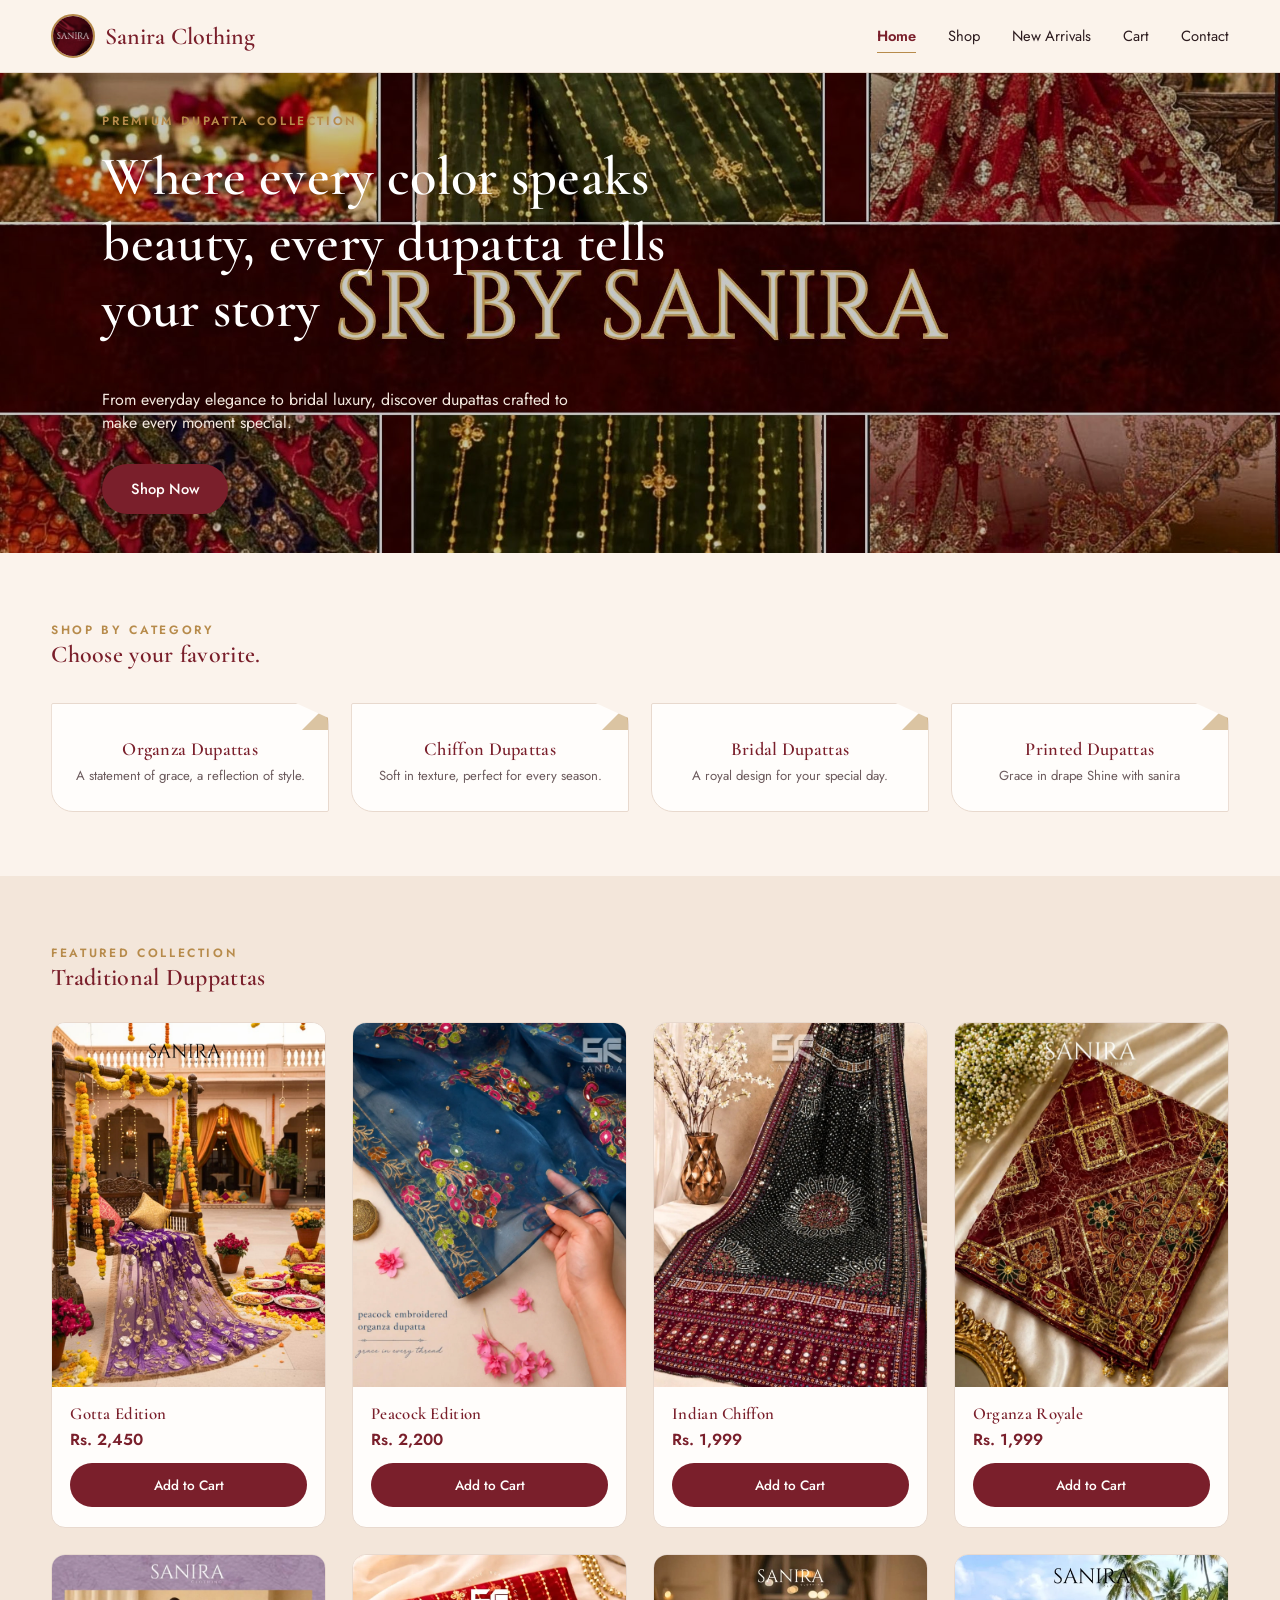
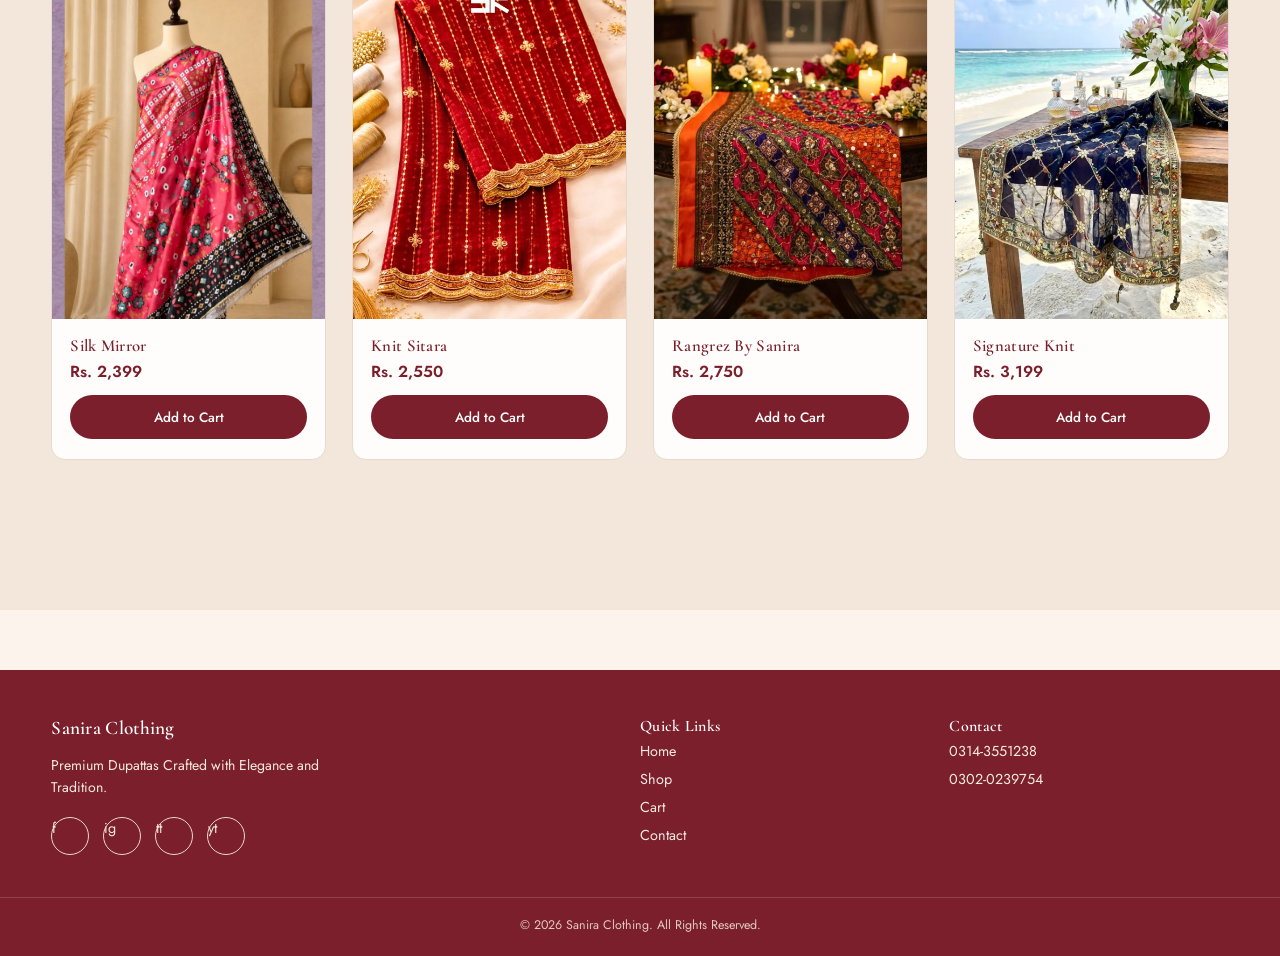
<file: New folder/index.html>
<!DOCTYPE html>
<html lang="en">
<head>
<meta charset="UTF-8">
<meta name="viewport" content="width=device-width, initial-scale=1.0">
<title>Sanira Clothing — Premium Dupatta Collection</title>
<link rel="stylesheet" href="style.css">
</head>
<body>

<header class="site-header">
  <div class="container nav-wrap">
    <a href="index.html" class="brand">
      <img src="Sanira logo.jpg" alt="Sanira Clothing Logo">
      <span>Sanira Clothing</span>
    </a>
    <nav class="main-nav">
      <a href="index.html" class="active">Home</a>
      <a href="products.html">Shop</a>
      <a href="products.html#bridal">New Arrivals</a>
      <a href="cart.html" class="cart-link">Cart <span class="cart-count">0</span></a>
      <a href="contact.html">Contact</a>
    </nav>
    <button class="menu-toggle" aria-label="Menu">☰</button>
  </div>
</header>

<section class="hero">
  <img class="hero-banner" src="website banner 1.jpg" alt="Sanira Clothing Banner"> 
  <div class="hero-copy">
    <span class="eyebrow">Premium Dupatta Collection</span>
    <h1>Where every color speaks beauty, every dupatta tells your story</h1>
    <p>From everyday elegance to bridal luxury, discover dupattas crafted to make every moment special.</p>
    <a href="products.html" class="btn btn-primary">Shop Now</a>
  </div>
</section>

<section class="section">
  <div class="container">
    <span class="eyebrow reveal">Shop By Category</span>
    <h2 class="reveal">Choose your favorite.</h2>
    <div class="cat-grid">
      <a class="cat-card reveal" href="products.html?cat=organza">
        <h3>Organza Dupattas</h3>
        <p>A statement of grace, a reflection of style.</p>
      </a>
      <a class="cat-card reveal" href="products.html?cat=chiffon">
        <h3>Chiffon Dupattas</h3>
        <p>Soft in texture, perfect for every season.</p>
      </a>
      <a class="cat-card reveal" href="products.html?cat=bridal">
        <h3>Bridal Dupattas</h3>
        <p>A royal design for your special day.</p>
      </a>
      <a class="cat-card reveal" href="products.html?cat=printed">
        <h3>Printed Dupattas</h3>
        <p>Grace in drape Shine with sanira</p>
      </a>
    </div>
  </div>
</section>

<section class="section" style="background:var(--cream-dark)">
  <div class="container">
    <span class="eyebrow reveal">Featured Collection</span>
    <h2 class="reveal">Traditional Duppattas</h2>
    <div class="product-grid">

      <div class="product-card reveal" data-category="organza">
        <div class="product-media"><img src="product 1.jpg" alt="Gotta Edition"></div>
        <div class="product-info">
          <h3>Gotta Edition</h3>
          <span class="price">Rs. 2,450</span>
          <button class="btn btn-primary" data-add-to-cart data-name="Gotta Edition" data-price="2450" data-img="product 1.jpg">Add to Cart</button>
        </div>
      </div>

      <div class="product-card reveal" data-category="chiffon">
        <div class="product-media"><img src="product 2.jpg" alt="Peacock Edition"></div>
        <div class="product-info">
          <h3>Peacock Edition</h3>
          <span class="price">Rs. 2,200</span>
          <button class="btn btn-primary" data-add-to-cart data-name="Peacock Edition" data-price="2200" data-img="product 2.jpg">Add to Cart</button>
        </div>
      </div>

      <div class="product-card reveal" data-category="printed">
        <div class="product-media"><img src="product 3.jpg" alt="Indian Chiffon"></div>
        <div class="product-info">
          <h3>Indian Chiffon</h3>
          <span class="price">Rs. 1,999</span>
          <button class="btn btn-primary" data-add-to-cart data-name="Indian Chiffon" data-price="1999" data-img="product 3.jpg">Add to Cart</button>
        </div>
      </div>

      <div class="product-card reveal" data-category="organza">
        <div class="product-media"><img src="product 4.jpg" alt="Organza Royale"></div>
        <div class="product-info">
          <h3>Organza Royale</h3>
          <span class="price">Rs. 1,999</span>
          <button class="btn btn-primary" data-add-to-cart data-name="Organza Royale" data-price="1999" data-img="product 4.jpg">Add to Cart</button>
        </div>
      </div>

      <div class="product-card reveal" data-category="bridal">
        <div class="product-media"><img src="product 5.jpg" alt="Silk Mirror"></div>
        <div class="product-info">
          <h3>Silk Mirror</h3>
          <span class="price">Rs. 2,399</span>
          <button class="btn btn-primary" data-add-to-cart data-name="Silk Mirror" data-price="2399" data-img="product 5.jpg">Add to Cart</button>
        </div>
      </div>

      <div class="product-card reveal" data-category="printed">
        <div class="product-media"><img src="product 6.jpg" alt="Knit Sitara"></div>
        <div class="product-info">
          <h3>Knit Sitara</h3>
          <span class="price">Rs. 2,550</span>
          <button class="btn btn-primary" data-add-to-cart data-name="Knit Sitara" data-price="2550" data-img="product 6.jpg">Add to Cart</button>
        </div>
      </div>

      <div class="product-card reveal" data-category="printed">
        <div class="product-media"><img src="product 7.jpg" alt="Rangrez By Sanira"></div>
        <div class="product-info">
          <h3>Rangrez By Sanira</h3>
          <span class="price">Rs. 2,750</span>
          <button class="btn btn-primary" data-add-to-cart data-name="Rangrez By Sanira" data-price="2750" data-img="product 7.jpg">Add to Cart</button>
        </div>
      </div>

      <div class="product-card reveal" data-category="bridal">
        <div class="product-media"><img src="product 8.jpg" alt="Signature Knit"></div>
        <div class="product-info">
          <h3>Signature Knit</h3>
          <span class="price">Rs. 3,199</span>
          <button class="btn btn-primary" data-add-to-cart data-name="Signature Knit" data-price="3199" data-img="product 8.jpg">Add to Cart</button>
        </div>
      </div>


    </div>
    <div style="text-align:center;margin-top:36px" class="reveal">
      <a href="products.html" class="btn btn-outline">View All Products</a>
    </div>
  </div>
</section>

<footer class="site-footer">
  <div class="container footer-grid">
    <div>
      <h4>Sanira Clothing</h4>
      <p style="max-width:320px;font-size:.88rem;line-height:1.6">Premium Dupattas Crafted with Elegance and Tradition.</p>
      <div class="social-row">
        <a href="https://www.facebook.com/srbysanira/" target="_blank" aria-label="Facebook">f</a>
        <a href="https://www.instagram.com/sr_by_sanira/" target="_blank" aria-label="Instagram">ig</a>
        <a href="https://www.tiktok.com/@sr.by.sanira" target="_blank" aria-label="TikTok">tt</a>
        <a href="https://www.youtube.com/@SRBySanira" target="_blank" aria-label="YouTube">yt</a>
      </div>
    </div>
    <div>
      <h4 style="font-size:1rem">Quick Links</h4>
      <a href="index.html">Home</a>
      <a href="products.html">Shop</a>
      <a href="cart.html">Cart</a>
      <a href="contact.html">Contact</a>
    </div>
    <div>
      <h4 style="font-size:1rem">Contact</h4>
      <a href="tel:03143551238">0314-3551238</a>
      <a href="tel:03020239754">0302-0239754</a>
    </div>
  </div>
  <div class="footer-bottom">© 2026 Sanira Clothing. All Rights Reserved.</div>
</footer>

<script src="script.js"></script>
</body>
</html>
</file>
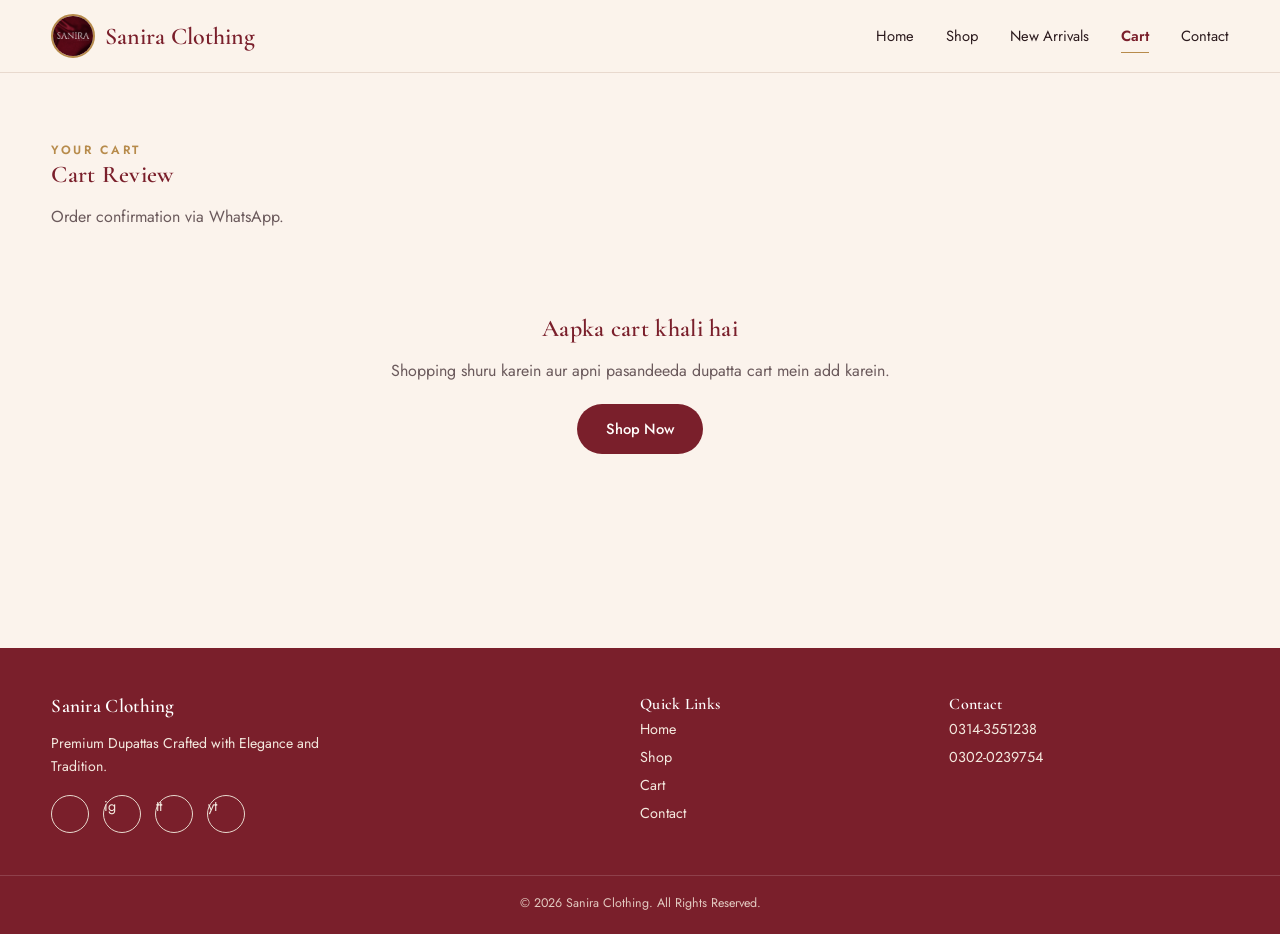
<file: New folder/cart.html>
<!DOCTYPE html>
<html lang="en">
<head>
<meta charset="UTF-8">
<meta name="viewport" content="width=device-width, initial-scale=1.0">
<title>Cart — Sanira Clothing</title>
<link rel="stylesheet" href="style.css">
</head>
<body>

<header class="site-header">
  <div class="container nav-wrap">
    <a href="index.html" class="brand">
      <img src="Sanira%20logo.jpg" alt="Sanira Clothing Logo">
      <span>Sanira Clothing</span>
    </a>
    <nav class="main-nav">
      <a href="index.html">Home</a>
      <a href="products.html">Shop</a>
      <a href="products.html#bridal">New Arrivals</a>
      <a href="cart.html" class="cart-link active">Cart <span class="cart-count">0</span></a>
      <a href="contact.html">Contact</a>
    </nav>
    <button class="menu-toggle" aria-label="Menu">☰</button>
  </div>
</header>

<section class="section">
  <div class="container">
    <span class="eyebrow reveal">Your Cart</span>
    <h1 class="reveal">Cart Review</h1>
    <p class="reveal" style="color:var(--ink-soft)">Order confirmation via WhatsApp.</p>

    <div id="cart-container"></div>
  </div>
</section>

<footer class="site-footer">
  <div class="container footer-grid">
    <div>
      <h4>Sanira Clothing</h4>
      <p style="max-width:320px;font-size:.88rem;line-height:1.6">Premium Dupattas Crafted with Elegance and Tradition.</p>
      <div class="social-row">
        <a href="https://www.facebook.com/srbysanira/" target="_blank" aria-label="Facebook"><i class="bi bi-facebook"></i></a>
        <a href="https://www.instagram.com/sr_by_sanira/" target="_blank" aria-label="Instagram">ig</a>
        <a href="https://www.tiktok.com/@sr.by.sanira" target="_blank" aria-label="TikTok">tt</a>
        <a href="https://www.youtube.com/@SRBySanira" target="_blank" aria-label="YouTube">yt</a>
      </div>
    </div>
    <div>
      <h4 style="font-size:1rem">Quick Links</h4>
      <a href="index.html">Home</a>
      <a href="products.html">Shop</a>
      <a href="cart.html">Cart</a>
      <a href="contact.html">Contact</a>
    </div>
    <div>
      <h4 style="font-size:1rem">Contact</h4>
      <a href="tel:03143551238">0314-3551238</a>
      <a href="tel:03020239754">0302-0239754</a>
    </div>
  </div>
  <div class="footer-bottom">© 2026 Sanira Clothing. All Rights Reserved.</div>
</footer>

<script src="script.js"></script>
</body>
</html>
</file>
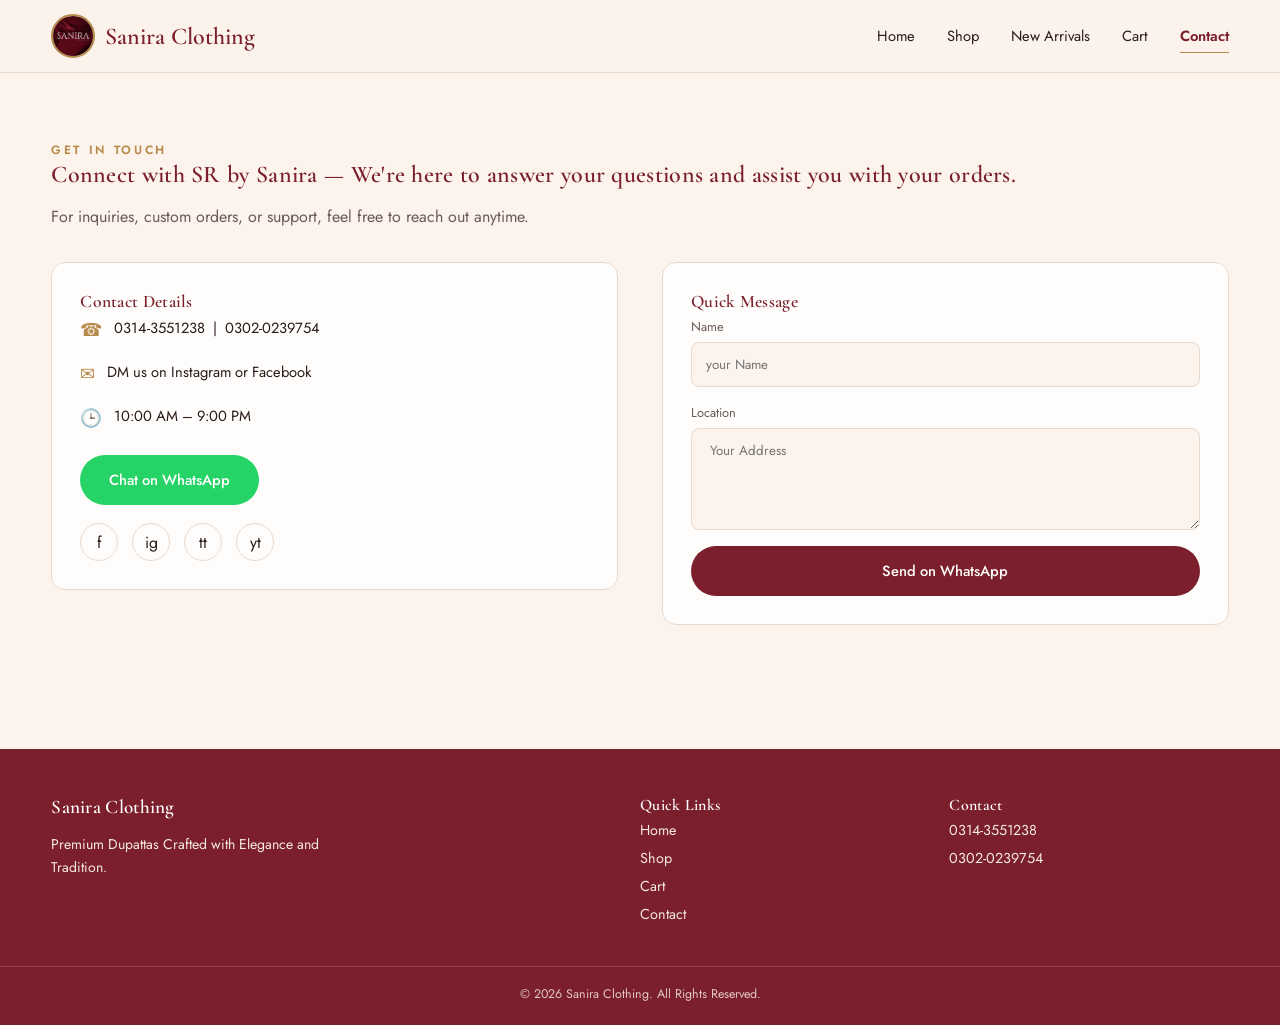
<file: New folder/contact.html>
<!DOCTYPE html>
<html lang="en">
<head>
<meta charset="UTF-8">
<meta name="viewport" content="width=device-width, initial-scale=1.0">
<title>Contact — Sanira Clothing</title>
<link rel="stylesheet" href="style.css">
</head>
<body>

<header class="site-header">
  <div class="container nav-wrap">
    <a href="index.html" class="brand">
      <img src="Sanira%20logo.jpg" alt="Sanira Clothing Logo">
      <span>Sanira Clothing</span>
    </a>
    <nav class="main-nav">
      <a href="index.html">Home</a>
      <a href="products.html">Shop</a>
      <a href="products.html#bridal">New Arrivals</a>
      <a href="cart.html" class="cart-link">Cart <span class="cart-count">0</span></a>
      <a href="contact.html" class="active">Contact</a>
    </nav>
    <button class="menu-toggle" aria-label="Menu">☰</button>
  </div>
</header>

<section class="section">
  <div class="container">
    <span class="eyebrow reveal">Get in Touch</span>
    <h1 class="reveal">Connect with SR by Sanira — We're here to answer your questions and assist you with your orders.</h1>
    <p class="reveal" style="color:var(--ink-soft);max-width:520px">For inquiries, custom orders, or support, feel free to reach out anytime.</p>

    <div class="contact-grid">
      <div class="contact-card reveal">
        <h3>Contact Details</h3>
        <div class="contact-row"><span class="ic">☎</span><span>0314-3551238 &nbsp;|&nbsp; 0302-0239754</span></div>
        <div class="contact-row"><span class="ic">✉</span><span>DM us on Instagram or Facebook</span></div>
        <div class="contact-row"><span class="ic">🕒</span><span>10:00 AM – 9:00 PM</span></div>
        <a href="https://wa.me/923143551238" target="_blank" class="btn btn-whatsapp" style="margin-top:6px">Chat on WhatsApp</a>
        <div class="social-row">
          <a href="https://www.facebook.com/srbysanira/" target="_blank" aria-label="Facebook">f</a>
          <a href="https://www.instagram.com/sr_by_sanira/" target="_blank" aria-label="Instagram">ig</a>
          <a href="https://www.tiktok.com/@sr.by.sanira" target="_blank" aria-label="TikTok">tt</a>
          <a href="https://www.youtube.com/@SRBySanira" target="_blank" aria-label="YouTube">yt</a>
        </div>
      </div>

      <div class="contact-card reveal">
        <h3>Quick Message</h3>
        <form id="contact-form">
          <div class="form-field">
            <label for="cf-name">Name</label>
            <input type="text" id="cf-name" required placeholder="your Name">
          </div>
          <div class="form-field">
            <label for="cf-message">Location</label>
            <textarea id="cf-message" rows="4" required placeholder=" Your Address"></textarea>
          </div>
          <button type="submit" class="btn btn-primary" style="width:100%;justify-content:center">Send on WhatsApp</button>
        </form>
      </div>
    </div>
  </div>
</section>

<footer class="site-footer">
  <div class="container footer-grid">
    <div>
      <h4>Sanira Clothing</h4>
      <p style="max-width:320px;font-size:.88rem;line-height:1.6">Premium Dupattas Crafted with Elegance and Tradition.</p>
    </div>
    <div>
      <h4 style="font-size:1rem">Quick Links</h4>
      <a href="index.html">Home</a>
      <a href="products.html">Shop</a>
      <a href="cart.html">Cart</a>
      <a href="contact.html">Contact</a>
    </div>
    <div>
      <h4 style="font-size:1rem">Contact</h4>
      <a href="tel:03143551238">0314-3551238</a>
      <a href="tel:03020239754">0302-0239754</a>
    </div>
  </div>
  <div class="footer-bottom">© 2026 Sanira Clothing. All Rights Reserved.</div>
</footer>

<script src="script.js"></script>
</body>
</html>
</file>
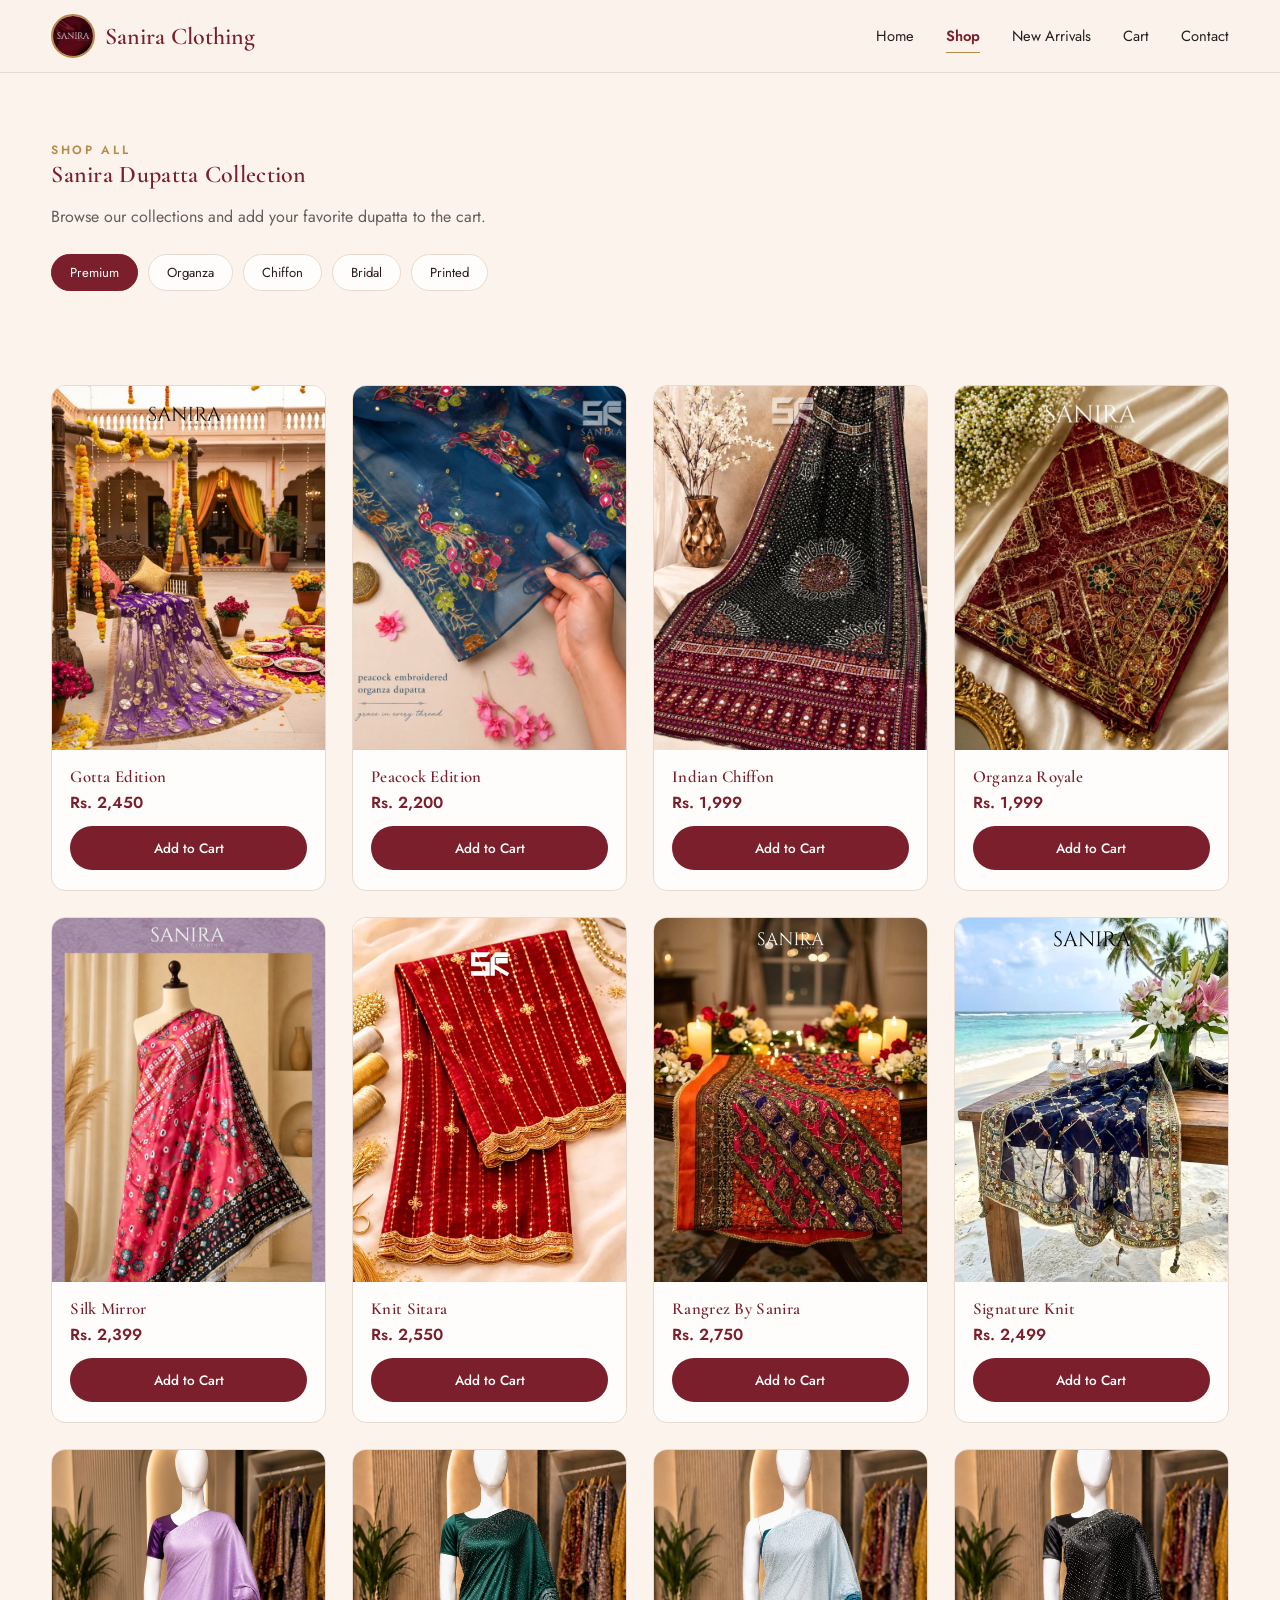
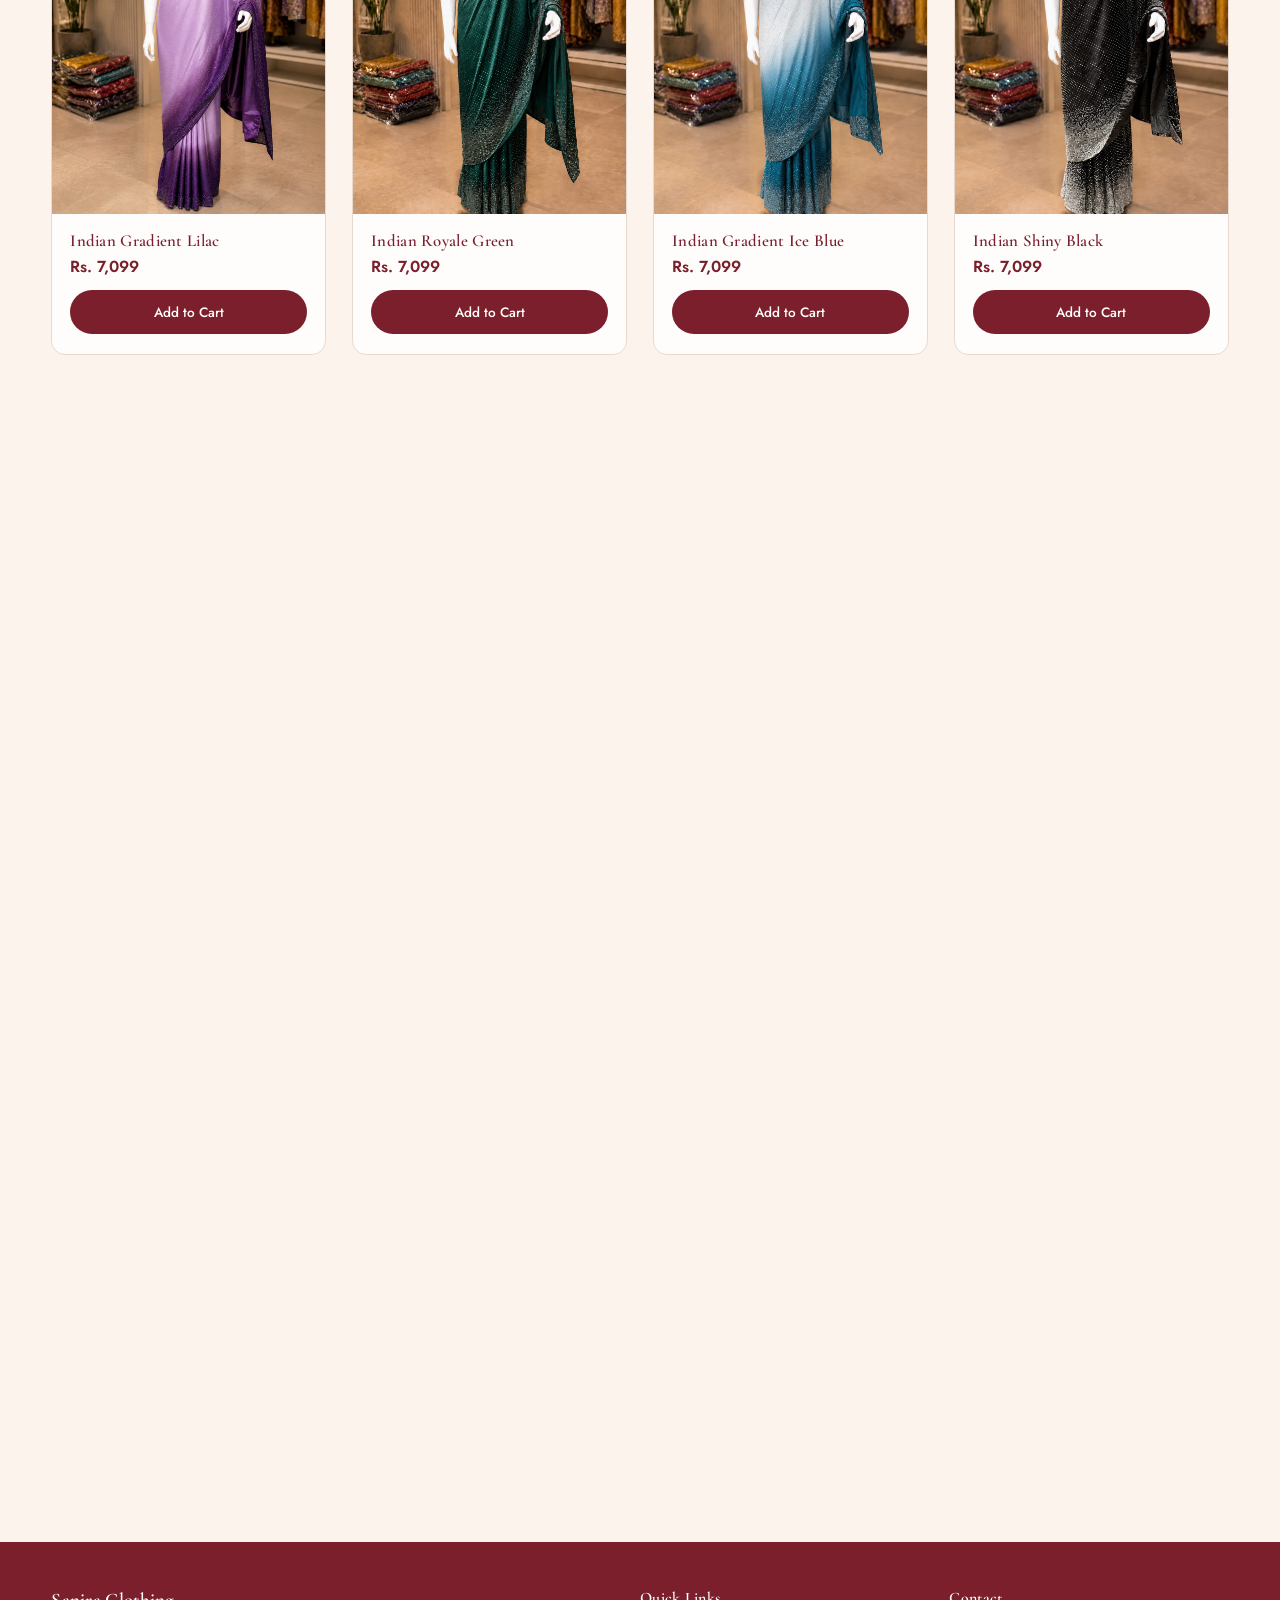
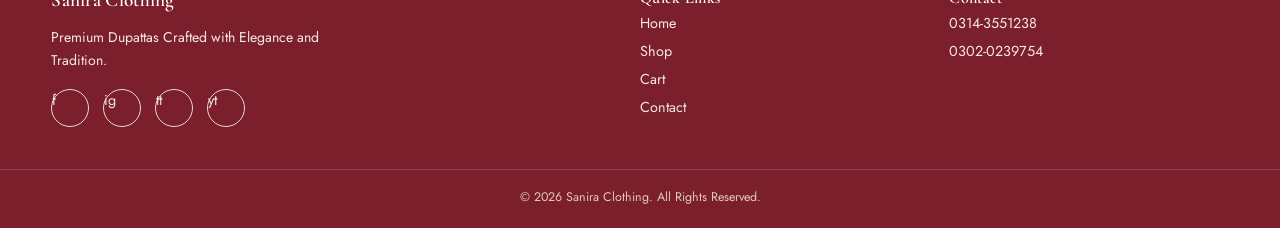
<file: New folder/products.html>
<!DOCTYPE html>
<html lang="en">
<head>
<meta charset="UTF-8">
<meta name="viewport" content="width=device-width, initial-scale=1.0">
<title>Shop — Sanira Clothing</title>
<link rel="stylesheet" href="style.css">
</head>
<body>

<header class="site-header">
  <div class="container nav-wrap">
    <a href="index.html" class="brand">
      <img src="Sanira logo.jpg" alt="Sanira Clothing Logo">
      <span>Sanira Clothing</span>
    </a>
    <nav class="main-nav">
      <a href="index.html">Home</a>
      <a href="products.html" class="active">Shop</a>
      <a href="products.html#bridal">New Arrivals</a>
      <a href="cart.html" class="cart-link">Cart <span class="cart-count">0</span></a>
      <a href="contact.html">Contact</a>
    </nav>
    <button class="menu-toggle" aria-label="Menu">☰</button>
  </div>
</header>

<section class="section" style="padding-bottom:0">
  <div class="container">
    <span class="eyebrow reveal">Shop All</span>
    <h1 class="reveal">Sanira Dupatta Collection</h1>
    <p class="reveal" style="color:var(--ink-soft);max-width:520px">Browse our collections and add your favorite dupatta to the cart.</p>

    <div class="filter-bar reveal">
      <div class="chip active" data-filter="all">Premium</div>
      <div class="chip" data-filter="organza">Organza</div>
      <div class="chip" data-filter="chiffon">Chiffon</div>
      <div class="chip" data-filter="bridal">Bridal</div>
      <div class="chip" data-filter="printed">Printed</div>
    </div>
  </div>
</section>

<section class="section">
  <div class="container">
    <div class="product-grid">

      <div class="product-card reveal" data-category="organza">
        <div class="product-media"><img src="product 1.jpg" alt="Gotta Edition"></div>
        <div class="product-info">
          <h3>Gotta Edition</h3>
          <span class="price">Rs. 2,450</span>
          <button class="btn btn-primary" data-add-to-cart data-name="Gotta Edition" data-price="2450" data-img="product 1.jpg">Add to Cart</button>
        </div>
      </div>

      <div class="product-card reveal" data-category="chiffon">
        <div class="product-media"><img src="product 2.jpg" alt="Peacock Edition"></div>
        <div class="product-info">
          <h3>Peacock Edition</h3>
          <span class="price">Rs. 2,200</span>
          <button class="btn btn-primary" data-add-to-cart data-name="Peacock Edition" data-price="2200" data-img="product 2.jpg">Add to Cart</button>
        </div>
      </div>

      <div class="product-card reveal" data-category="printed">
        <div class="product-media"><img src="product 3.jpg" alt="Indian Chiffon"></div>
        <div class="product-info">
          <h3>Indian Chiffon</h3>
          <span class="price">Rs. 1,999</span>
          <button class="btn btn-primary" data-add-to-cart data-name="Indian Chiffon" data-price="1999" data-img="product 3.jpg">Add to Cart</button>
        </div>
      </div>

      <div class="product-card reveal" data-category="organza">
        <div class="product-media"><img src="product 4.jpg" alt="Organza Royale"></div>
        <div class="product-info">
          <h3>Organza Royale</h3>
          <span class="price">Rs. 1,999</span>
          <button class="btn btn-primary" data-add-to-cart data-name="Organza Royale" data-price="1999" data-img="product 4.jpg">Add to Cart</button>
        </div>
      </div>

      <div class="product-card reveal" data-category="bridal" id="bridal">
        <div class="product-media"><img src="product 5.jpg" alt="Silk Mirror"></div>
        <div class="product-info">
          <h3>Silk Mirror</h3>
          <span class="price">Rs. 2,399</span>
          <button class="btn btn-primary" data-add-to-cart data-name="Silk Mirror" data-price="2399" data-img="product 5.jpg">Add to Cart</button>
        </div>
      </div>

      <div class="product-card reveal" data-category="printed">
        <div class="product-media"><img src="product 6.jpg" alt="Knit Sitara"></div>
        <div class="product-info">
          <h3>Knit Sitara</h3>
          <span class="price">Rs. 2,550</span>
          <button class="btn btn-primary" data-add-to-cart data-name="Knit Sitara" data-price="2550" data-img="product 6.jpg">Add to Cart</button>
        </div>
      </div>

      <div class="product-card reveal" data-category="printed">
        <div class="product-media"><img src="product 7.jpg" alt="Rangrez By Sanira"></div>
        <div class="product-info">
          <h3>Rangrez By Sanira</h3>
          <span class="price">Rs. 2,750</span>
          <button class="btn btn-primary" data-add-to-cart data-name="Rangrez By Sanira" data-price="2750" data-img="product 7.jpg">Add to Cart</button>
        </div>
      </div>

      <div class="product-card reveal" data-category="bridal">
        <div class="product-media"><img src="product 8.jpg" alt="Signature Knit"></div>
        <div class="product-info">
          <h3>Signature Knit</h3>
          <span class="price">Rs. 2,499</span>
          <button class="btn btn-primary" data-add-to-cart data-name="Signature Knit" data-price="3199" data-img="product 8.jpg">Add to Cart</button>
        </div>
      </div>


<div class="product-card reveal" data-category="bridal">
        <div class="product-media"><img src="New Arrival 1.jpeg" alt="Signature Knit"></div>
        <div class="product-info">
          <h3>Indian Gradient Lilac </h3>
          <span class="price">Rs. 7,099</span>
          <button class="btn btn-primary" data-add-to-cart data-name="Signature Knit" data-price="3199" data-img="product 8.jpg">Add to Cart</button>
        </div>
      </div>

      <div class="product-card reveal" data-category="bridal">
        <div class="product-media"><img src="New Arrival 2.jpeg" alt="Signature Knit"></div>
        <div class="product-info">
          <h3>Indian Royale Green </h3>
          <span class="price">Rs. 7,099</span>
          <button class="btn btn-primary" data-add-to-cart data-name="Signature Knit" data-price="3199" data-img="product 8.jpg">Add to Cart</button>
        </div>
      </div>
      <div class="product-card reveal" data-category="bridal">
        <div class="product-media"><img src="New Arrival 3.jpeg" alt="Signature Knit"></div>
        <div class="product-info">
          <h3>Indian Gradient Ice Blue</h3>
          <span class="price">Rs. 7,099</span>
          <button class="btn btn-primary" data-add-to-cart data-name="Signature Knit" data-price="3199" data-img="product 8.jpg">Add to Cart</button>
        </div>
      </div>
      <div class="product-card reveal" data-category="bridal">
        <div class="product-media"><img src="New Arrival 4.jpeg" alt="Signature Knit"></div>
        <div class="product-info">
          <h3>Indian Shiny Black</h3>
          <span class="price">Rs. 7,099</span>
          <button class="btn btn-primary" data-add-to-cart data-name="Signature Knit" data-price="3199" data-img="product 8.jpg">Add to Cart</button>
        </div>
      </div>
      <div class="product-card reveal" data-category="bridal">
        <div class="product-media"><img src="blue.jpg" alt="Signature Knit"></div>
        <div class="product-info">
          <h3>Blue Embroidered Knit</h3>
          <span class="price">Rs. 1,500</span>
          <button class="btn btn-primary" data-add-to-cart data-name="Signature Knit" data-price="3199" data-img="product 8.jpg">Add to Cart</button>
        </div>
      </div>
      <div class="product-card reveal" data-category="bridal">
        <div class="product-media"><img src="Qubool Hai .jpg" alt="Signature Knit"></div>
        <div class="product-info">
          <h3>Qubool Hai Dupatta</h3>
          <span class="price">Rs. 2,500</span>
          <button class="btn btn-primary" data-add-to-cart data-name="Signature Knit" data-price="3199" data-img="product 8.jpg">Add to Cart</button>
        </div>
        </div>
      <div class="product-card reveal" data-category="bridal">
        <div class="product-media"><img src="tie & dye.jpg" alt="Signature Knit"></div>
        <div class="product-info">
          <h3> Chiffon Tie & Dye </h3>
          <span class="price">Rs. 1,599</span>
          <button class="btn btn-primary" data-add-to-cart data-name="Signature Knit" data-price="3199" data-img="product 8.jpg">Add to Cart</button>
        </div>
          </div>
      <div class="product-card reveal" data-category="bridal">
        <div class="product-media"><img src="Royale Gold Green.jpg" alt="Signature Knit"></div>
        <div class="product-info">
          <h3> Royale Gold Green</h3>
          <span class="price">Rs. 2,599</span>
          <button class="btn btn-primary" data-add-to-cart data-name="Signature Knit" data-price="3199" data-img="product 8.jpg">Add to Cart</button>
        </div>
         </div>
      <div class="product-card reveal" data-category="bridal">
        <div class="product-media"><img src="hehnai .jpg" alt="Signature Knit"></div>
        <div class="product-info">
          <h3>Shehnai Sheesha</h3>
          <span class="price">Rs. 3,500</span>
          <button class="btn btn-primary" data-add-to-cart data-name="Signature Knit" data-price="3199" data-img="product 8.jpg">Add to Cart</button>
        </div>
      </div>
      <div class="product-card reveal" data-category="bridal">
        <div class="product-media"><img src="New Arrival 7.jpeg" alt="Signature Knit"></div>
        <div class="product-info">
          <h3>Indian Maroon</h3>
          <span class="price">Rs. 7,099</span>
          <button class="btn btn-primary" data-add-to-cart data-name="Signature Knit" data-price="3199" data-img="product 8.jpg">Add to Cart</button>
        </div>
      </div>
      <div class="product-card reveal" data-category="bridal">
        <div class="product-media"><video src="vid 1.mp4" onmouseover="this.play()" onmouseout="this.pause()" muted ></video></div>
        <div class="product-info">
          <h3>Lilac Gradient </h3>
          <span class="price">Rs. 7,099</span>
          <button class="btn btn-primary" data-add-to-cart data-name="Signature Knit" data-price="3199" data-img="product 8.jpg">Add to Cart</button>
        </div>
      </div>

       <div class="product-card reveal" data-category="bridal">
        <div class="product-media"><video src="vid 2.mp4" onmouseover="this.play()" onmouseout="this.pause()" muted ></video></div>
        <div class="product-info">
          <h3>Royale Green</h3>
          <span class="price">Rs. 7,099</span>
          <button class="btn btn-primary" data-add-to-cart data-name="Signature Knit" data-price="3199" data-img="product 8.jpg">Add to Cart</button>
        </div>
      </div>

    </div>
  </div>
</section>

<footer class="site-footer">
  <div class="container footer-grid">
    <div>
      <h4>Sanira Clothing</h4>
      <p style="max-width:320px;font-size:.88rem;line-height:1.6">Premium Dupattas Crafted with Elegance and Tradition.</p>
      <div class="social-row">
        <a href="https://www.facebook.com/srbysanira/" target="_blank" aria-label="Facebook">f</a>
        <a href="https://www.instagram.com/sr_by_sanira/" target="_blank" aria-label="Instagram">ig</a>
        <a href="https://www.tiktok.com/@sr.by.sanira" target="_blank" aria-label="TikTok">tt</a>
        <a href="https://www.youtube.com/@SRBySanira" target="_blank" aria-label="YouTube">yt</a>
      </div>
    </div>
    <div>
      <h4 style="font-size:1rem">Quick Links</h4>
      <a href="index.html">Home</a>
      <a href="products.html">Shop</a>
      <a href="cart.html">Cart</a>
      <a href="contact.html">Contact</a>
    </div>
    <div>
      <h4 style="font-size:1rem">Contact</h4>
      <a href="tel:03143551238">0314-3551238</a>
      <a href="tel:03020239754">0302-0239754</a>
    </div>
  </div>
  <div class="footer-bottom">© 2026 Sanira Clothing. All Rights Reserved.</div>
</footer>

<script src="script.js"></script>
</body>
</html>
</file>
<file: New folder/style.css>
/* ===================================================
   Sanira Clothing — Shared Stylesheet
   Palette: cream bg, deep maroon primary, blush rose,
   antique gold accent. Serif display + clean sans body.
=================================================== */

@import url('https://fonts.googleapis.com/css2?family=Cormorant+Garamond:ital,wght@0,500;0,600;1,500&family=Jost:wght@400;500;600&display=swap');

:root{
  --cream:#FBF3EC;
  --cream-dark:#F3E6DA;
  --maroon:#7A1F2B;
  --maroon-dark:#5E1620;
  --rose:#C9707A;
  --gold:#B78B4B;
  --ink:#2B1A1D;
  --ink-soft:#6b5a5c;
  --line:#E8D9CE;
  --white:#FFFDFB;
  --radius:14px;
  --shadow: 0 10px 30px rgba(90,25,35,.08);
}

*{box-sizing:border-box;}
html{scroll-behavior:smooth;}
body{
  margin:0;
  background:var(--cream);
  color:var(--ink);
  font-family:'Jost',sans-serif;
  -webkit-font-smoothing:antialiased;
  animation:pageFade .5s ease both;
}
@keyframes pageFade{from{opacity:0;transform:translateY(6px)}to{opacity:1;transform:none}}

h1,h2,h3,h4{
  font-family:'Cormorant Garamond',serif;
  font-weight:600;
  color:var(--maroon);
  margin:0 0 .3em;
  letter-spacing:.3px;
}
a{color:inherit;text-decoration:none;}
img{max-width:100%;display:block;}
.container{width:min(1180px,92%);margin:0 auto;}
.section{padding:64px 0;}
.eyebrow{
  font-size:.75rem;letter-spacing:.22em;text-transform:uppercase;
  color:var(--gold);font-weight:600;
}
.btn{
  display:inline-flex;align-items:center;gap:8px;
  padding:13px 28px;border-radius:999px;border:1px solid transparent;
  font-family:'Jost',sans-serif;font-weight:500;font-size:.92rem;
  cursor:pointer;transition:transform .25s ease,box-shadow .25s ease,background .25s ease;
}
.btn-primary{background:var(--maroon);color:var(--white);}
.btn-primary:hover{background:var(--maroon-dark);transform:translateY(-2px);box-shadow:0 10px 22px rgba(122,31,43,.28);}
.btn-outline{background:transparent;border-color:var(--maroon);color:var(--maroon);}
.btn-outline:hover{background:var(--maroon);color:var(--white);transform:translateY(-2px);}
.btn-whatsapp{background:#25D366;color:#fff;}
.btn-whatsapp:hover{background:#1ebc59;transform:translateY(-2px);box-shadow:0 10px 22px rgba(37,211,102,.32);}
.btn:disabled{opacity:.5;cursor:not-allowed;transform:none;}

/* ---------- Header ---------- */
header.site-header{
  position:sticky;top:0;z-index:50;
  background:rgba(251,243,236,.9);
  backdrop-filter:blur(8px);
  border-bottom:1px solid var(--line);
}
.nav-wrap{
  display:flex;align-items:center;justify-content:space-between;
  padding:14px 0;
}
.brand{display:flex;align-items:center;gap:10px;}
.brand img{height:44px;width:44px;object-fit:cover;border-radius:50%;border:2px solid var(--gold);}
.brand span{font-family:'Cormorant Garamond',serif;font-size:1.5rem;color:var(--maroon);font-weight:600;}
nav.main-nav{display:flex;gap:32px;align-items:center;}
nav.main-nav a{
  font-size:.92rem;color:var(--ink);position:relative;padding:4px 0;
  transition:color .2s ease;
}
nav.main-nav a::after{
  content:"";position:absolute;left:0;bottom:-2px;width:0;height:1.5px;background:var(--gold);
  transition:width .25s ease;
}
nav.main-nav a:hover{color:var(--maroon);}
nav.main-nav a:hover::after,nav.main-nav a.active::after{width:100%;}
nav.main-nav a.active{color:var(--maroon);font-weight:600;}

.cart-link{position:relative;display:flex;align-items:center;}
.cart-count{
  position:absolute;top:-9px;right:-14px;background:var(--maroon);color:#fff;
  font-size:.65rem;padding:1px 6px;border-radius:999px;font-family:'Jost',sans-serif;
}
.menu-toggle{display:none;background:none;border:none;font-size:1.5rem;color:var(--maroon);cursor:pointer;}

@media (max-width:820px){
  nav.main-nav{
    position:fixed;top:73px;left:0;right:0;background:var(--white);
    flex-direction:column;gap:0;border-bottom:1px solid var(--line);
    max-height:0;overflow:hidden;transition:max-height .35s ease;
  }
  nav.main-nav.open{max-height:340px;}
  nav.main-nav a{width:100%;padding:16px 24px;border-top:1px solid var(--line);}
  .menu-toggle{display:block;}
}

/* ---------- Hero ---------- */
.hero{position:relative;overflow:hidden;}
.hero img.hero-banner{width:100%;height:min(70vh,480px);object-fit:cover;filter:brightness(.78);}
.hero-copy{
  position:absolute;inset:0;display:flex;flex-direction:column;
  align-items:flex-start;justify-content:center;gap:14px;
  padding:0 8%;color:#fff;
}
.hero-copy h1{color:#fff;font-size:clamp(2rem,5vw,3.4rem);max-width:640px;animation:riseIn .8s ease .1s both;}
.hero-copy p{max-width:480px;color:#f4e9df;animation:riseIn .8s ease .25s both;}
.hero-copy .btn{animation:riseIn .8s ease .4s both;}
@keyframes riseIn{from{opacity:0;transform:translateY(18px)}to{opacity:1;transform:none}}

/* ---------- Reveal on scroll ---------- */
.reveal{opacity:0;transform:translateY(24px);transition:opacity .7s ease,transform .7s ease;}
.reveal.in-view{opacity:1;transform:none;}

/* ---------- Category cards (signature: folded fabric-swatch corner) ---------- */
.cat-grid{display:grid;grid-template-columns:repeat(4,1fr);gap:22px;margin-top:34px;}
.cat-card{
  position:relative;background:var(--white);border:1px solid var(--line);
  padding:34px 18px 26px;text-align:center;border-radius:2px 22px 2px 22px;
  clip-path:polygon(0 0,88% 0,100% 14%,100% 100%,0 100%);
  transition:transform .3s ease,box-shadow .3s ease;
  cursor:pointer;
}
.cat-card::before{
  content:"";position:absolute;top:0;right:0;width:0;height:0;
  border-style:solid;border-width:0 0 26px 26px;border-color:transparent transparent var(--gold) transparent;
  opacity:.5;
}
.cat-card:hover{transform:translateY(-6px);box-shadow:var(--shadow);}
.cat-card h3{font-size:1.15rem;margin-bottom:6px;}
.cat-card p{margin:0;color:var(--ink-soft);font-size:.82rem;}

/* ---------- Product grid ---------- */
.product-grid{display:grid;grid-template-columns:repeat(4,1fr);gap:26px;margin-top:30px;}
.product-card{
  background:var(--white);border:1px solid var(--line);border-radius:var(--radius);
  overflow:hidden;transition:transform .3s ease,box-shadow .3s ease;
}
.product-card:hover{transform:translateY(-6px);box-shadow:var(--shadow);}
.product-media{overflow:hidden;aspect-ratio:3/4;background:var(--cream-dark);}
.product-media img{width:100%;height:100%;object-fit:cover;transition:transform .5s ease;}
.product-card:hover .product-media img{transform:scale(1.06);}
.product-info{padding:16px 18px 20px;}
.product-info h3{font-size:1.05rem;margin-bottom:4px;}
.price{color:var(--maroon);font-weight:600;font-family:'Jost',sans-serif;margin-bottom:12px;display:block;}
.product-info .btn{width:100%;justify-content:center;font-size:.85rem;padding:11px 18px;}
.filter-bar{display:flex;flex-wrap:wrap;gap:10px;margin-top:26px;}
.chip{
  padding:8px 18px;border-radius:999px;border:1px solid var(--line);
  font-size:.82rem;background:var(--white);cursor:pointer;transition:.25s ease;
}
.chip.active,.chip:hover{background:var(--maroon);color:#fff;border-color:var(--maroon);}

/* ---------- Toast ---------- */
.toast{
  position:fixed;bottom:26px;left:50%;transform:translate(-50%,20px);
  background:var(--maroon);color:#fff;padding:13px 26px;border-radius:999px;
  font-size:.88rem;opacity:0;pointer-events:none;transition:opacity .3s ease,transform .3s ease;
  z-index:200;box-shadow:var(--shadow);
}
.toast.show{opacity:1;transform:translate(-50%,0);}

/* ---------- Cart page ---------- */
.cart-table{width:100%;border-collapse:collapse;margin-top:20px;}
.cart-table th{
  text-align:left;font-family:'Jost',sans-serif;font-size:.78rem;letter-spacing:.08em;
  text-transform:uppercase;color:var(--ink-soft);padding:10px 8px;border-bottom:1px solid var(--line);
}
.cart-table td{padding:16px 8px;border-bottom:1px solid var(--line);vertical-align:middle;}
.cart-item-info{display:flex;align-items:center;gap:14px;}
.cart-item-info img{width:64px;height:80px;object-fit:cover;border-radius:8px;}
.qty-control{display:flex;align-items:center;gap:10px;}
.qty-control button{
  width:28px;height:28px;border-radius:50%;border:1px solid var(--line);background:var(--white);
  cursor:pointer;font-size:1rem;line-height:1;
}
.remove-btn{color:var(--rose);background:none;border:none;cursor:pointer;font-size:.82rem;text-decoration:underline;}
.cart-summary{
  margin-top:26px;margin-left:auto;max-width:340px;background:var(--white);
  border:1px solid var(--line);border-radius:var(--radius);padding:22px 24px;
}
.cart-summary .row{display:flex;justify-content:space-between;margin-bottom:10px;font-size:.94rem;}
.cart-summary .row.total{font-weight:600;color:var(--maroon);font-size:1.1rem;border-top:1px solid var(--line);padding-top:12px;}
.empty-cart{text-align:center;padding:70px 20px;}
.empty-cart p{color:var(--ink-soft);margin-bottom:22px;}

/* ---------- Contact ---------- */
.contact-grid{display:grid;grid-template-columns:1fr 1fr;gap:44px;margin-top:34px;align-items:start;}
.contact-card{
  background:var(--white);border:1px solid var(--line);border-radius:var(--radius);
  padding:28px;
}
.contact-card h3{font-size:1.1rem;}
.contact-row{display:flex;gap:12px;align-items:flex-start;margin-bottom:18px;font-size:.92rem;}
.contact-row .ic{color:var(--gold);font-size:1.1rem;}
.social-row{display:flex;gap:14px;margin-top:18px;}
.social-row a{
  width:38px;height:38px;border-radius:50%;border:1px solid var(--line);
  display:flex;align-items:center;justify-content:center;transition:.25s ease;
}
.social-row a:hover{background:var(--maroon);color:#fff;border-color:var(--maroon);transform:translateY(-3px);}
.form-field{margin-bottom:16px;display:flex;flex-direction:column;gap:6px;}
.form-field label{font-size:.8rem;color:var(--ink-soft);}
.form-field input,.form-field textarea{
  padding:12px 14px;border:1px solid var(--line);border-radius:8px;font-family:'Jost',sans-serif;
  background:var(--cream);resize:vertical;
}
.form-field input:focus,.form-field textarea:focus{outline:2px solid var(--gold);}

/* ---------- Footer ---------- */
footer.site-footer{background:var(--maroon);color:#f4e9df;margin-top:60px;padding:46px 0 22px;}
.footer-grid{display:grid;grid-template-columns:2fr 1fr 1fr;gap:30px;}
footer.site-footer h4{color:#fff;font-size:1.2rem;}
footer.site-footer a{color:#f4e9df;font-size:.9rem;display:block;margin-bottom:8px;transition:color .2s ease;}
footer.site-footer a:hover{color:var(--gold);}
.footer-bottom{
  text-align:center;font-size:.78rem;color:#e2c9c0;margin-top:34px;
  border-top:1px solid rgba(255,255,255,.15);padding-top:18px;
}

/* ---------- Responsive ---------- */
@media (max-width:960px){
  .cat-grid{grid-template-columns:repeat(2,1fr);}
  .product-grid{grid-template-columns:repeat(2,1fr);}
  .contact-grid{grid-template-columns:1fr;}
  .footer-grid{grid-template-columns:1fr 1fr;}
}
@media (max-width:520px){
  .cat-grid{grid-template-columns:1fr;}
  .product-grid{grid-template-columns:repeat(2,1fr);gap:14px;}
  .section{padding:44px 0;}
}

@media (prefers-reduced-motion:reduce){
  *{animation:none !important;transition:none !important;}
}
</file>
